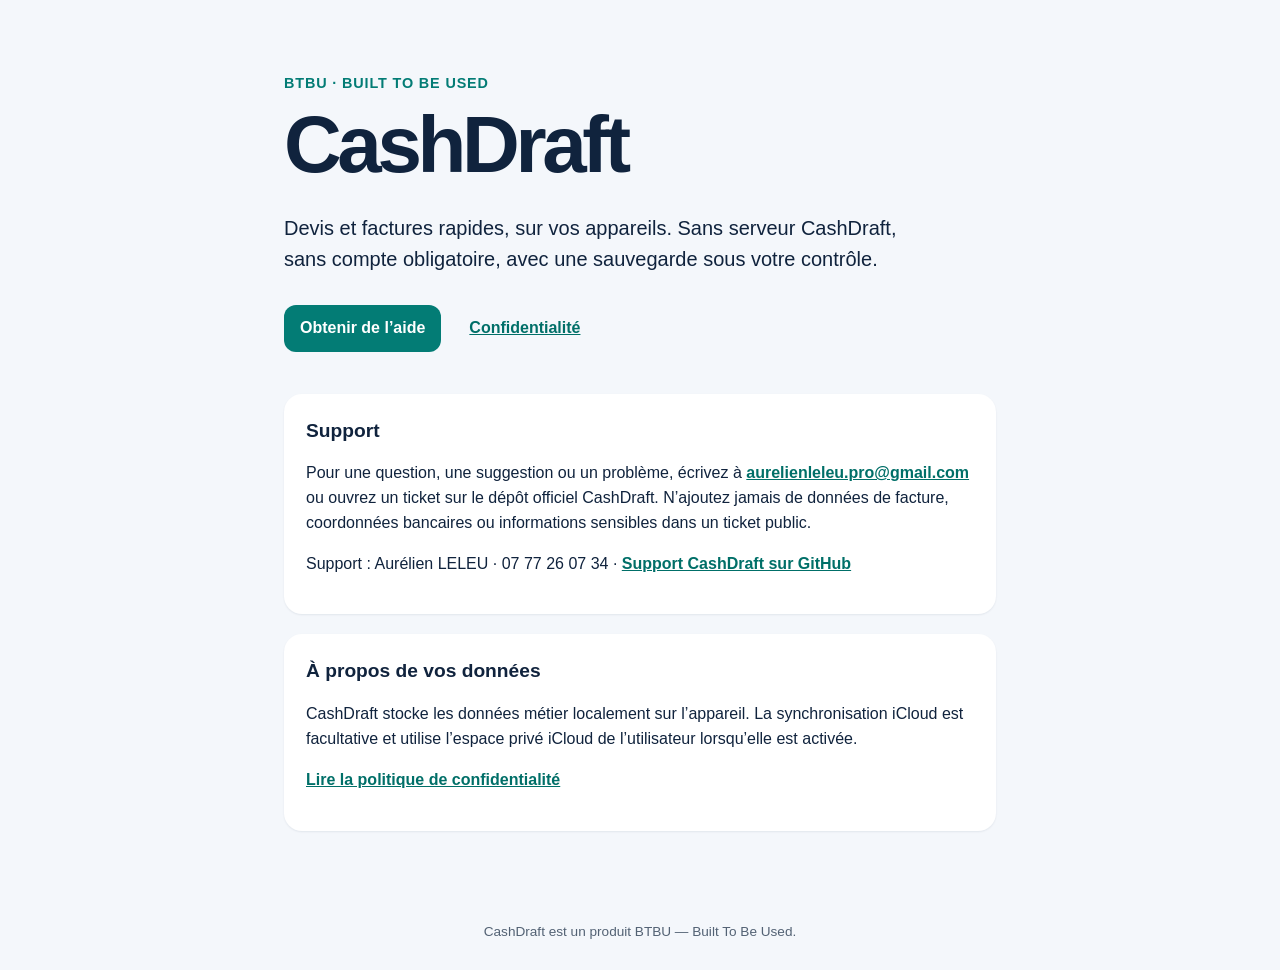
<file: docs/index.html>
<!doctype html>
<html lang="fr">
<head>
  <meta charset="utf-8">
  <meta name="viewport" content="width=device-width, initial-scale=1">
  <meta name="description" content="CashDraft, facturation locale et sans abonnement imposé pour indépendants.">
  <title>CashDraft — facturation locale</title>
  <link rel="stylesheet" href="styles.css">
</head>
<body>
  <main>
    <p class="brand">BTBU · Built To Be Used</p>
    <h1>CashDraft</h1>
    <p class="lead">Devis et factures rapides, sur vos appareils. Sans serveur CashDraft, sans compte obligatoire, avec une sauvegarde sous votre contrôle.</p>
    <div class="actions">
      <a class="primary" href="https://github.com/AurelienLELEU/CashDraft/issues/new/choose">Obtenir de l’aide</a>
      <a href="privacy.html">Confidentialité</a>
    </div>
    <section>
      <h2>Support</h2>
      <p>Pour une question, une suggestion ou un problème, écrivez à <a href="mailto:aurelienleleu.pro@gmail.com">aurelienleleu.pro@gmail.com</a> ou ouvrez un ticket sur le dépôt officiel CashDraft. N’ajoutez jamais de données de facture, coordonnées bancaires ou informations sensibles dans un ticket public.</p>
      <p>Support : Aurélien LELEU · 07 77 26 07 34 · <a href="https://github.com/AurelienLELEU/CashDraft/issues/new/choose">Support CashDraft sur GitHub</a></p>
    </section>
    <section>
      <h2>À propos de vos données</h2>
      <p>CashDraft stocke les données métier localement sur l’appareil. La synchronisation iCloud est facultative et utilise l’espace privé iCloud de l’utilisateur lorsqu’elle est activée.</p>
      <p><a href="privacy.html">Lire la politique de confidentialité</a></p>
    </section>
  </main>
  <footer>CashDraft est un produit BTBU — Built To Be Used.</footer>
</body>
</html>
</file>
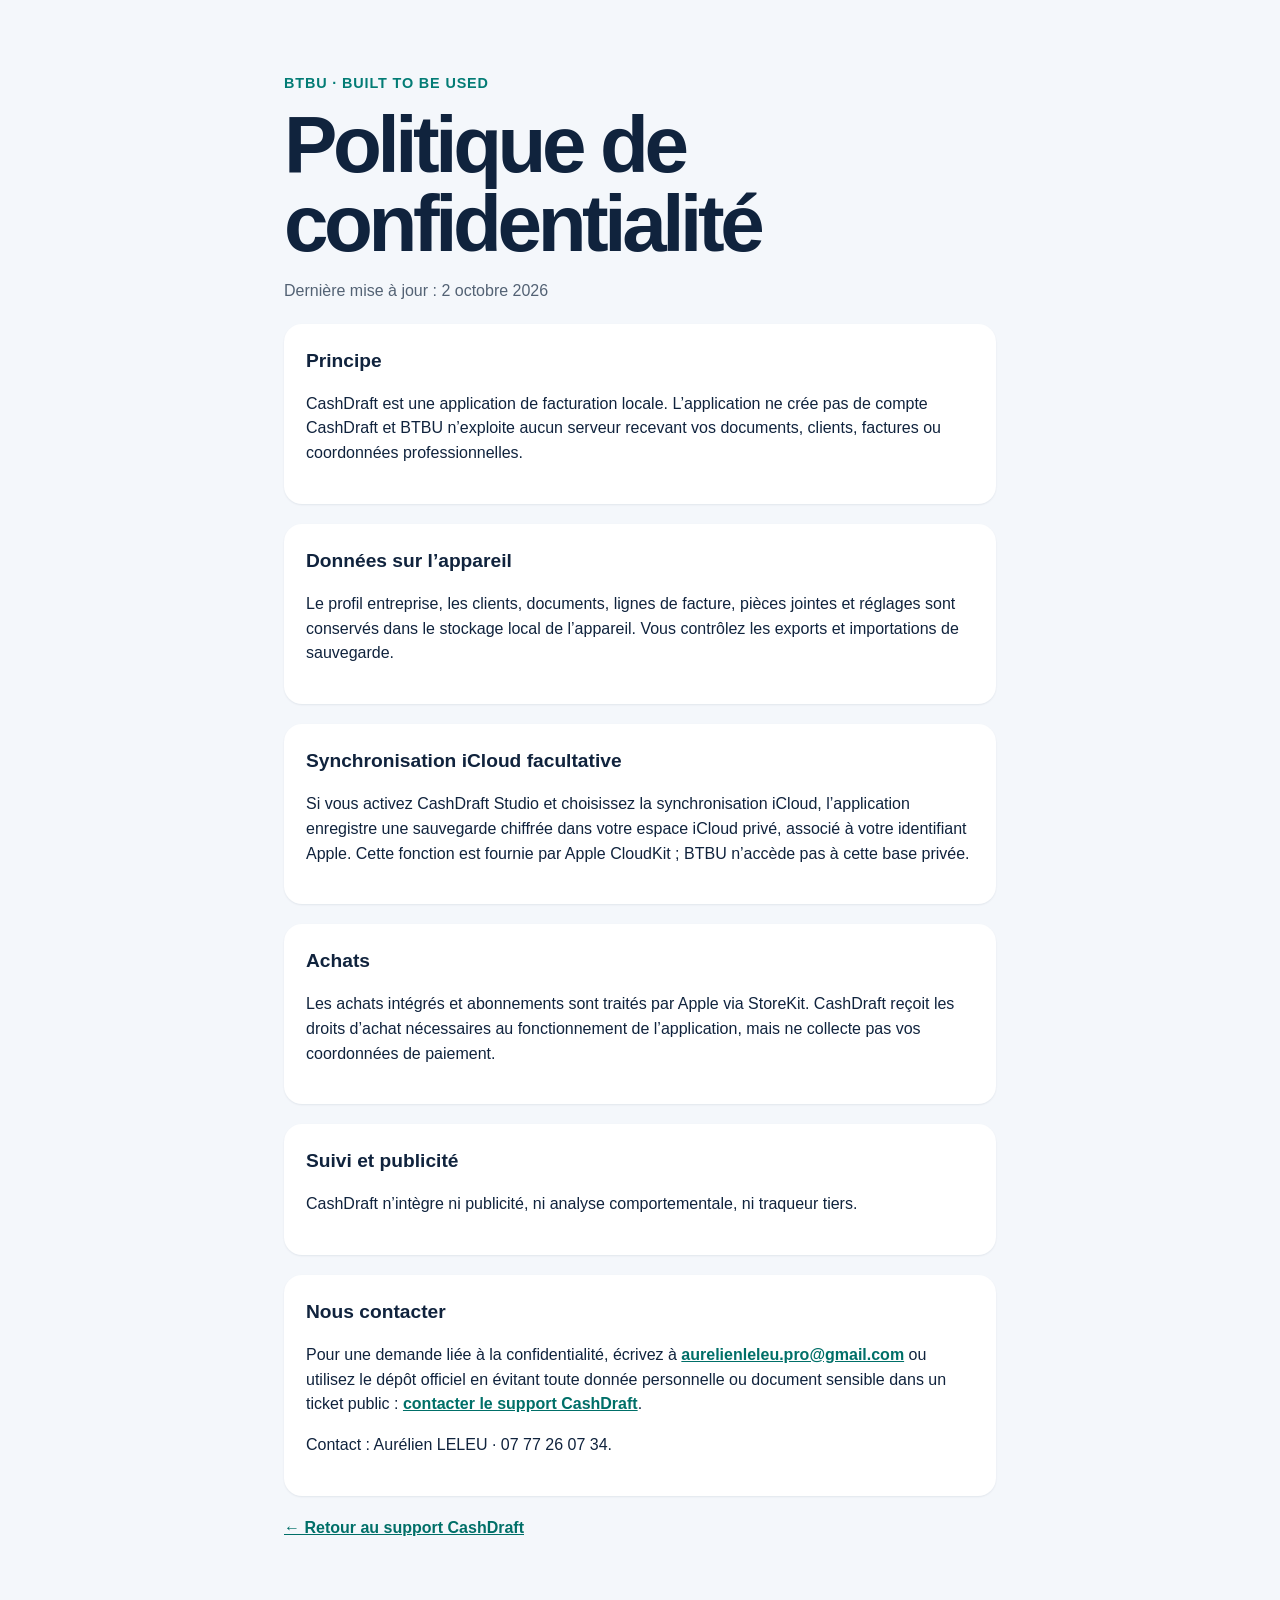
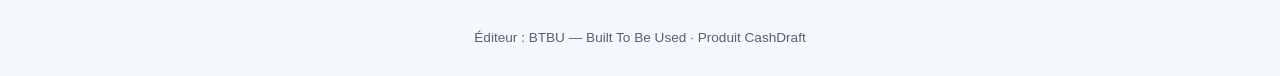
<file: docs/privacy.html>
<!doctype html>
<html lang="fr">
<head>
  <meta charset="utf-8">
  <meta name="viewport" content="width=device-width, initial-scale=1">
  <meta name="description" content="Politique de confidentialité de CashDraft.">
  <title>Confidentialité — CashDraft</title>
  <link rel="stylesheet" href="styles.css">
</head>
<body>
  <main>
    <p class="brand">BTBU · Built To Be Used</p>
    <h1>Politique de confidentialité</h1>
    <p class="updated">Dernière mise à jour : 2 octobre 2026</p>
    <section>
      <h2>Principe</h2>
      <p>CashDraft est une application de facturation locale. L’application ne crée pas de compte CashDraft et BTBU n’exploite aucun serveur recevant vos documents, clients, factures ou coordonnées professionnelles.</p>
    </section>
    <section>
      <h2>Données sur l’appareil</h2>
      <p>Le profil entreprise, les clients, documents, lignes de facture, pièces jointes et réglages sont conservés dans le stockage local de l’appareil. Vous contrôlez les exports et importations de sauvegarde.</p>
    </section>
    <section>
      <h2>Synchronisation iCloud facultative</h2>
      <p>Si vous activez CashDraft Studio et choisissez la synchronisation iCloud, l’application enregistre une sauvegarde chiffrée dans votre espace iCloud privé, associé à votre identifiant Apple. Cette fonction est fournie par Apple CloudKit ; BTBU n’accède pas à cette base privée.</p>
    </section>
    <section>
      <h2>Achats</h2>
      <p>Les achats intégrés et abonnements sont traités par Apple via StoreKit. CashDraft reçoit les droits d’achat nécessaires au fonctionnement de l’application, mais ne collecte pas vos coordonnées de paiement.</p>
    </section>
    <section>
      <h2>Suivi et publicité</h2>
      <p>CashDraft n’intègre ni publicité, ni analyse comportementale, ni traqueur tiers.</p>
    </section>
    <section>
      <h2>Nous contacter</h2>
      <p>Pour une demande liée à la confidentialité, écrivez à <a href="mailto:aurelienleleu.pro@gmail.com">aurelienleleu.pro@gmail.com</a> ou utilisez le dépôt officiel en évitant toute donnée personnelle ou document sensible dans un ticket public : <a href="https://github.com/AurelienLELEU/CashDraft/issues/new/choose">contacter le support CashDraft</a>.</p>
      <p>Contact : Aurélien LELEU · 07 77 26 07 34.</p>
    </section>
    <p><a href="index.html">← Retour au support CashDraft</a></p>
  </main>
  <footer>Éditeur : BTBU — Built To Be Used · Produit CashDraft</footer>
</body>
</html>
</file>
<file: docs/styles.css>
:root { color-scheme: light dark; --ink: #10233d; --accent: #037c75; --surface: #f4f7fb; }
* { box-sizing: border-box; }
body { margin: 0; color: var(--ink); background: var(--surface); font-family: -apple-system, BlinkMacSystemFont, "SF Pro Text", Inter, sans-serif; line-height: 1.55; }
main { max-width: 760px; margin: 0 auto; padding: 72px 24px 42px; }
.brand { margin: 0 0 12px; color: var(--accent); font-size: .9rem; font-weight: 700; letter-spacing: .06em; text-transform: uppercase; }
h1 { max-width: 12ch; margin: 0; font-size: clamp(2.6rem, 9vw, 5rem); line-height: .98; letter-spacing: -.055em; }
h2 { margin: 0 0 10px; font-size: 1.2rem; }
.lead { max-width: 640px; margin: 28px 0; font-size: 1.25rem; }
.updated { color: #536274; }
section { margin: 20px 0; padding: 22px; border-radius: 18px; background: white; box-shadow: 0 1px 2px rgb(16 35 61 / .08); }
a { color: #006f68; font-weight: 650; }
.actions { display: flex; flex-wrap: wrap; gap: 12px; align-items: center; margin: 30px 0 42px; }
.actions a { display: inline-block; padding: 11px 16px; border-radius: 12px; }
.actions .primary { color: white; background: var(--accent); text-decoration: none; }
footer { padding: 28px 24px; color: #536274; text-align: center; font-size: .85rem; }
@media (prefers-color-scheme: dark) { :root { --ink: #eff6ff; --surface: #0c1420; } section { background: #172333; box-shadow: none; } a { color: #5ce0d5; } .updated, footer { color: #b7c4d4; } }
</file>
